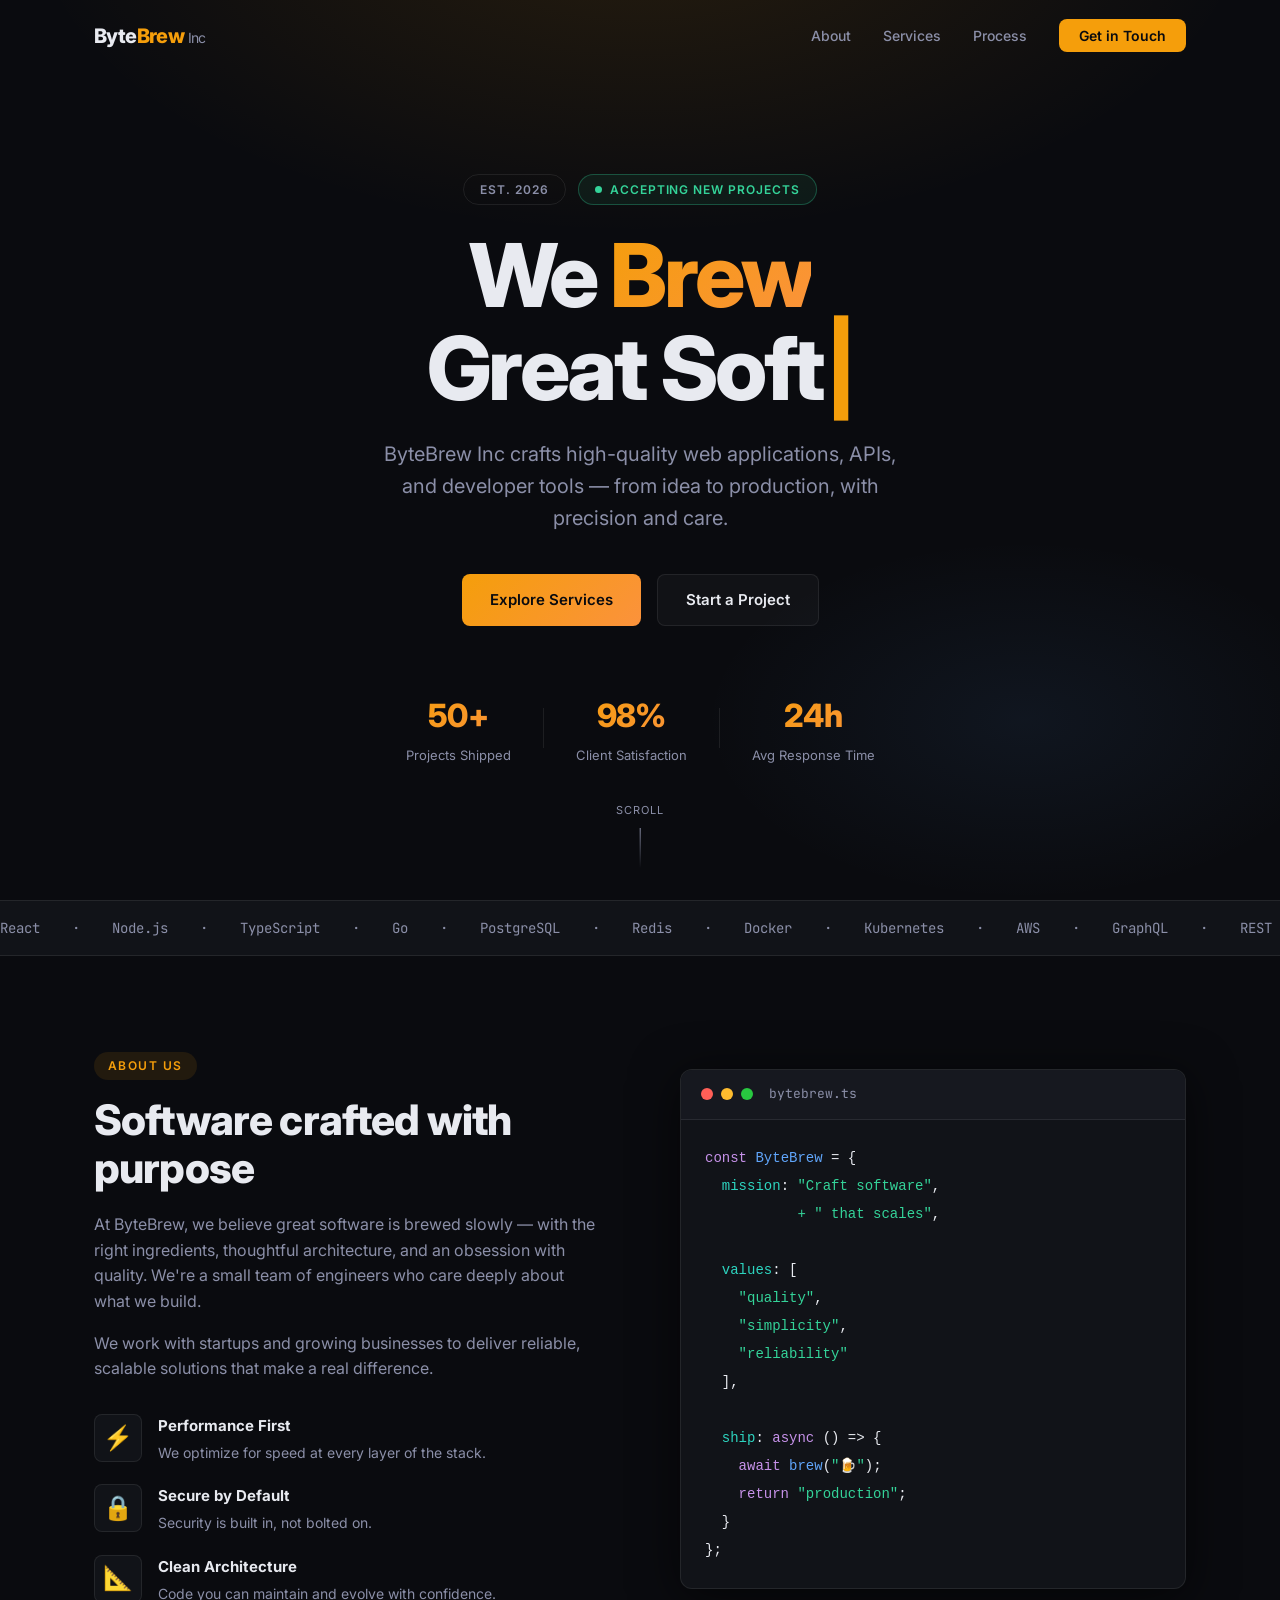
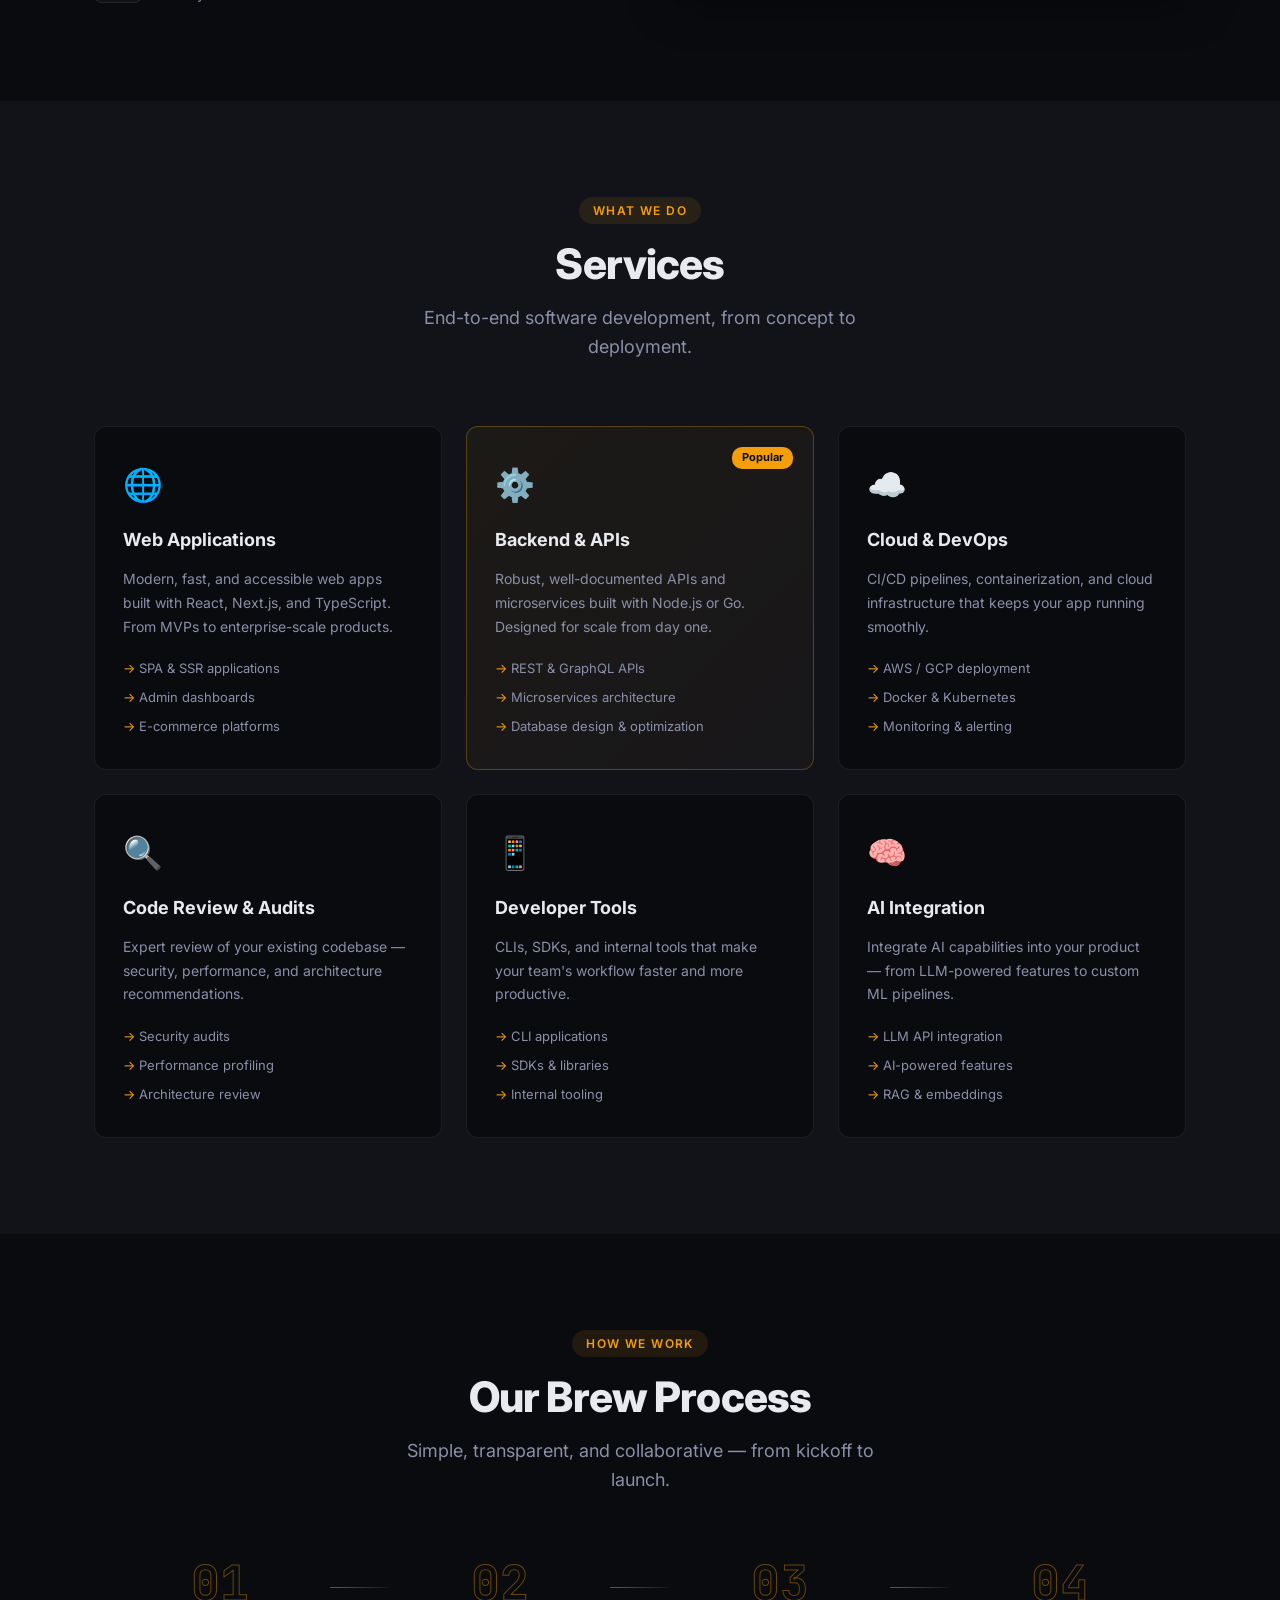
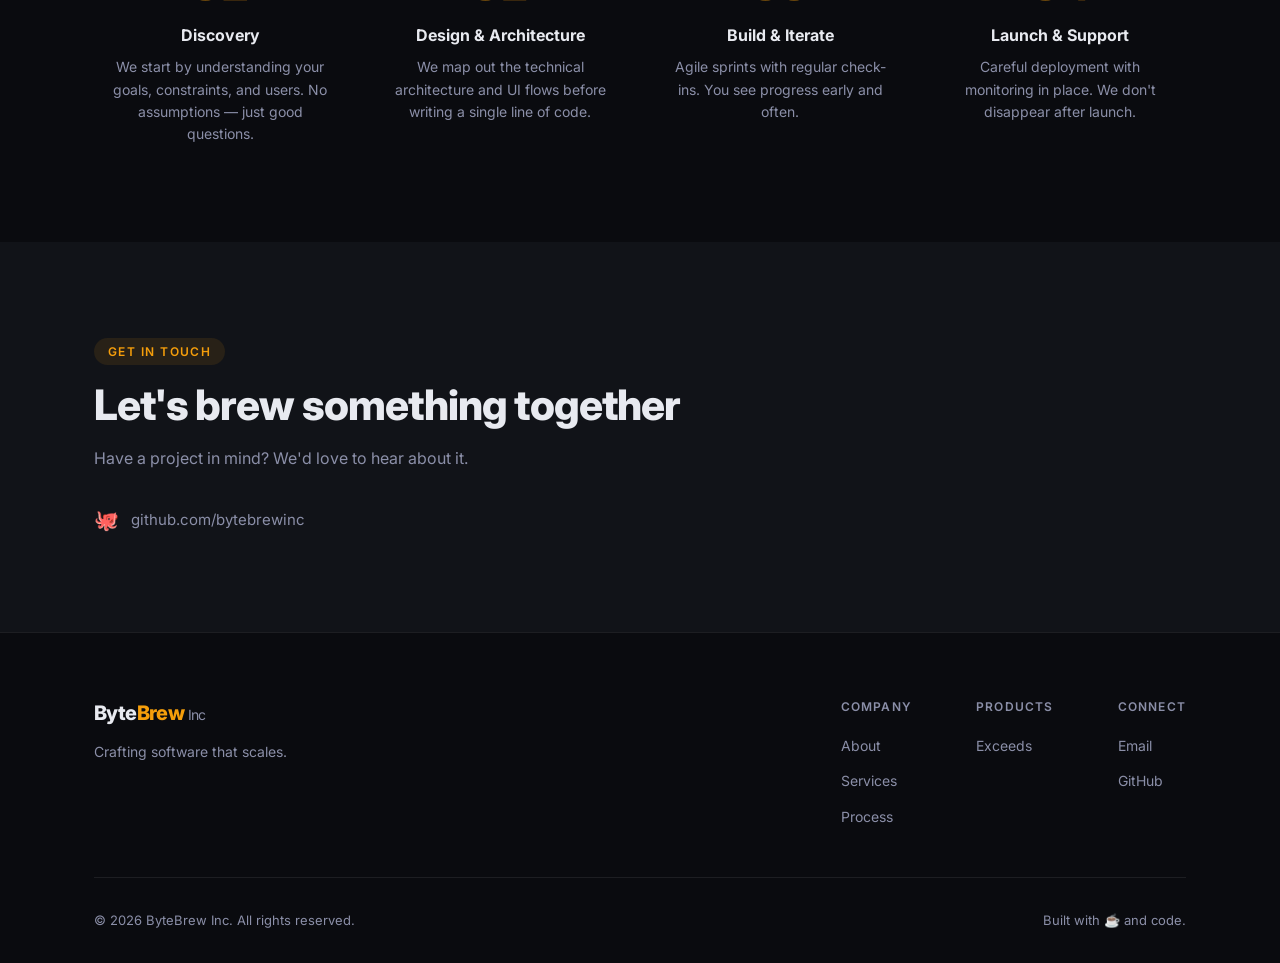
<file: index.html>
<!DOCTYPE html>
<html lang="en">
<head>
  <meta charset="UTF-8" />
  <meta name="viewport" content="width=device-width, initial-scale=1.0" />
  <meta name="description" content="ByteBrew Inc — Crafting software that scales. We build modern web applications, APIs, and developer tools." />
  <title>ByteBrew Inc — Crafting Software That Scales</title>

  <!-- Open Graph / Social sharing -->
  <meta property="og:type" content="website" />
  <meta property="og:url" content="https://bytebrewinc.com/" />
  <meta property="og:title" content="ByteBrew Inc — Crafting Software That Scales" />
  <meta property="og:description" content="We build modern web applications, APIs, and developer tools — from idea to production, with precision and care." />
  <meta property="og:image" content="https://bytebrewinc.com/assets/images/og-image.png" />

  <!-- Twitter Card -->
  <meta name="twitter:card" content="summary_large_image" />
  <meta name="twitter:title" content="ByteBrew Inc — Crafting Software That Scales" />
  <meta name="twitter:description" content="We build modern web applications, APIs, and developer tools." />
  <meta name="twitter:image" content="https://bytebrewinc.com/assets/images/og-image.png" />

  <!-- Canonical URL -->
  <link rel="canonical" href="https://bytebrewinc.com/" />

  <!-- Favicon, manifest, theme -->
  <link rel="icon" type="image/svg+xml" href="assets/images/favicon.svg" />
  <link rel="manifest" href="site.webmanifest" />
  <meta name="theme-color" content="#f59e0b" />

  <link rel="preconnect" href="https://fonts.googleapis.com" />
  <link rel="preconnect" href="https://fonts.gstatic.com" crossorigin />
  <link href="https://fonts.googleapis.com/css2?family=Inter:wght@300;400;500;600;700;800&family=JetBrains+Mono:wght@400;500&display=swap" rel="stylesheet" />
  <link rel="stylesheet" href="assets/css/style.css" />

  <!-- Structured data -->
  <script type="application/ld+json">
  {
    "@context": "https://schema.org",
    "@type": "Organization",
    "name": "ByteBrew Inc",
    "url": "https://bytebrewinc.com",
    "logo": "https://bytebrewinc.com/assets/images/favicon.svg",
"description": "ByteBrew Inc crafts high-quality web applications, APIs, and developer tools — from idea to production.",
    "sameAs": ["https://github.com/osho4591"],
    "serviceType": ["Web Application Development", "API Development", "Cloud DevOps", "AI Integration"]
  }
  </script>
</head>
<body>

  <!-- Skip navigation for accessibility -->
  <a class="skip-link" href="#about">Skip to content</a>

  <!-- Back to top button -->
  <button class="back-to-top" id="backToTop" aria-label="Back to top">↑</button>

  <!-- Navigation -->
  <nav class="nav" id="nav">
    <div class="nav__container">
      <a href="#" class="nav__logo">
        <span class="logo-byte">Byte</span><span class="logo-brew">Brew</span><span class="logo-inc"> Inc</span>
      </a>
      <button class="nav__toggle" id="navToggle" aria-label="Toggle menu">
        <span></span><span></span><span></span>
      </button>
      <ul class="nav__links" id="navLinks">
        <li><a href="#about">About</a></li>
        <li><a href="#services">Services</a></li>
        <li><a href="#process">Process</a></li>
        <li><a href="#contact" class="nav__cta">Get in Touch</a></li>
      </ul>
    </div>
  </nav>

  <!-- Hero -->
  <section class="hero" id="hero">
    <div class="hero__bg"></div>
    <div class="hero__container">
      <div class="hero__badges">
        <div class="hero__badge">Est. 2026</div>
        <div class="hero__badge hero__badge--available">
          <span class="avail-dot"></span> Accepting new projects
        </div>
      </div>
      <h1 class="hero__title">
        We <span class="gradient-text">Brew</span><br />
        <span id="heroTyped" class="hero__typed"></span>
      </h1>
      <p class="hero__subtitle">
        ByteBrew Inc crafts high-quality web applications, APIs, and developer
        tools — from idea to production, with precision and care.
      </p>
      <div class="hero__actions">
        <a href="#services" class="btn btn--primary">Explore Services</a>
        <a href="#contact" class="btn btn--ghost">Start a Project</a>
      </div>
      <div class="hero__stats">
        <div class="stat">
          <span class="stat__value">50+</span>
          <span class="stat__label">Projects Shipped</span>
        </div>
        <div class="stat__divider"></div>
        <div class="stat">
          <span class="stat__value">98%</span>
          <span class="stat__label">Client Satisfaction</span>
        </div>
        <div class="stat__divider"></div>
        <div class="stat">
          <span class="stat__value">24h</span>
          <span class="stat__label">Avg Response Time</span>
        </div>
      </div>
    </div>
    <div class="hero__scroll">
      <span>Scroll</span>
      <div class="scroll-line"></div>
    </div>
  </section>

  <!-- Marquee -->
  <div class="marquee">
    <div class="marquee__track">
      <span>React</span><span>·</span>
      <span>Node.js</span><span>·</span>
      <span>TypeScript</span><span>·</span>
      <span>Go</span><span>·</span>
      <span>PostgreSQL</span><span>·</span>
      <span>Redis</span><span>·</span>
      <span>Docker</span><span>·</span>
      <span>Kubernetes</span><span>·</span>
      <span>AWS</span><span>·</span>
      <span>GraphQL</span><span>·</span>
      <span>REST APIs</span><span>·</span>
      <span>Next.js</span><span>·</span>
      <span>React</span><span>·</span>
      <span>Node.js</span><span>·</span>
      <span>TypeScript</span><span>·</span>
      <span>Go</span><span>·</span>
      <span>PostgreSQL</span><span>·</span>
      <span>Redis</span><span>·</span>
      <span>Docker</span><span>·</span>
      <span>Kubernetes</span><span>·</span>
      <span>AWS</span><span>·</span>
      <span>GraphQL</span><span>·</span>
      <span>REST APIs</span><span>·</span>
      <span>Next.js</span><span>·</span>
    </div>
  </div>

  <!-- About -->
  <section class="about section" id="about">
    <div class="container">
      <div class="about__grid">
        <div class="about__content">
          <div class="section-tag">About Us</div>
          <h2 class="section-title">Software crafted with purpose</h2>
          <p class="about__text">
            At ByteBrew, we believe great software is brewed slowly — with the right
            ingredients, thoughtful architecture, and an obsession with quality. We're
            a small team of engineers who care deeply about what we build.
          </p>
          <p class="about__text">
            We work with startups and growing businesses to deliver reliable, scalable
            solutions that make a real difference.
          </p>
          <div class="about__values">
            <div class="value">
              <div class="value__icon">⚡</div>
              <div>
                <strong>Performance First</strong>
                <p>We optimize for speed at every layer of the stack.</p>
              </div>
            </div>
            <div class="value">
              <div class="value__icon">🔒</div>
              <div>
                <strong>Secure by Default</strong>
                <p>Security is built in, not bolted on.</p>
              </div>
            </div>
            <div class="value">
              <div class="value__icon">📐</div>
              <div>
                <strong>Clean Architecture</strong>
                <p>Code you can maintain and evolve with confidence.</p>
              </div>
            </div>
          </div>
        </div>
        <div class="about__visual">
          <div class="code-card">
            <div class="code-card__header">
              <span class="dot dot--red"></span>
              <span class="dot dot--yellow"></span>
              <span class="dot dot--green"></span>
              <span class="code-card__title">bytebrew.ts</span>
            </div>
            <pre class="code-card__body"><code><span class="c-purple">const</span> <span class="c-blue">ByteBrew</span> <span class="c-white">= {</span>
  <span class="c-teal">mission</span><span class="c-white">:</span> <span class="c-green">"Craft software"</span><span class="c-white">,</span>
         <span class="c-green">  + " that scales"</span><span class="c-white">,</span>

  <span class="c-teal">values</span><span class="c-white">: [</span>
    <span class="c-green">"quality"</span><span class="c-white">,</span>
    <span class="c-green">"simplicity"</span><span class="c-white">,</span>
    <span class="c-green">"reliability"</span>
  <span class="c-white">],</span>

  <span class="c-teal">ship</span><span class="c-white">:</span> <span class="c-purple">async</span> <span class="c-white">() =&gt; {</span>
    <span class="c-purple">await</span> <span class="c-blue">brew</span><span class="c-white">(</span><span class="c-green">"🍺"</span><span class="c-white">);</span>
    <span class="c-purple">return</span> <span class="c-green">"production"</span><span class="c-white">;</span>
  <span class="c-white">}</span>
<span class="c-white">};</span></code></pre>
          </div>
        </div>
      </div>
    </div>
  </section>

  <!-- Services -->
  <section class="services section" id="services">
    <div class="container">
      <div class="section-header">
        <div class="section-tag">What We Do</div>
        <h2 class="section-title">Services</h2>
        <p class="section-subtitle">End-to-end software development, from concept to deployment.</p>
      </div>
      <div class="services__grid">
        <div class="service-card">
          <div class="service-card__icon">🌐</div>
          <h3>Web Applications</h3>
          <p>Modern, fast, and accessible web apps built with React, Next.js, and TypeScript. From MVPs to enterprise-scale products.</p>
          <ul class="service-card__list">
            <li>SPA &amp; SSR applications</li>
            <li>Admin dashboards</li>
            <li>E-commerce platforms</li>
          </ul>
        </div>
        <div class="service-card service-card--featured">
          <div class="service-card__badge">Popular</div>
          <div class="service-card__icon">⚙️</div>
          <h3>Backend &amp; APIs</h3>
          <p>Robust, well-documented APIs and microservices built with Node.js or Go. Designed for scale from day one.</p>
          <ul class="service-card__list">
            <li>REST &amp; GraphQL APIs</li>
            <li>Microservices architecture</li>
            <li>Database design &amp; optimization</li>
          </ul>
        </div>
        <div class="service-card">
          <div class="service-card__icon">☁️</div>
          <h3>Cloud &amp; DevOps</h3>
          <p>CI/CD pipelines, containerization, and cloud infrastructure that keeps your app running smoothly.</p>
          <ul class="service-card__list">
            <li>AWS / GCP deployment</li>
            <li>Docker &amp; Kubernetes</li>
            <li>Monitoring &amp; alerting</li>
          </ul>
        </div>
        <div class="service-card">
          <div class="service-card__icon">🔍</div>
          <h3>Code Review &amp; Audits</h3>
          <p>Expert review of your existing codebase — security, performance, and architecture recommendations.</p>
          <ul class="service-card__list">
            <li>Security audits</li>
            <li>Performance profiling</li>
            <li>Architecture review</li>
          </ul>
        </div>
        <div class="service-card">
          <div class="service-card__icon">📱</div>
          <h3>Developer Tools</h3>
          <p>CLIs, SDKs, and internal tools that make your team's workflow faster and more productive.</p>
          <ul class="service-card__list">
            <li>CLI applications</li>
            <li>SDKs &amp; libraries</li>
            <li>Internal tooling</li>
          </ul>
        </div>
        <div class="service-card">
          <div class="service-card__icon">🧠</div>
          <h3>AI Integration</h3>
          <p>Integrate AI capabilities into your product — from LLM-powered features to custom ML pipelines.</p>
          <ul class="service-card__list">
            <li>LLM API integration</li>
            <li>AI-powered features</li>
            <li>RAG &amp; embeddings</li>
          </ul>
        </div>
      </div>
    </div>
  </section>

  <!-- Process -->
  <section class="process section" id="process">
    <div class="container">
      <div class="section-header">
        <div class="section-tag">How We Work</div>
        <h2 class="section-title">Our Brew Process</h2>
        <p class="section-subtitle">Simple, transparent, and collaborative — from kickoff to launch.</p>
      </div>
      <div class="process__steps">
        <div class="process__step">
          <div class="step__number">01</div>
          <div class="step__content">
            <h3>Discovery</h3>
            <p>We start by understanding your goals, constraints, and users. No assumptions — just good questions.</p>
          </div>
        </div>
        <div class="process__connector"></div>
        <div class="process__step">
          <div class="step__number">02</div>
          <div class="step__content">
            <h3>Design &amp; Architecture</h3>
            <p>We map out the technical architecture and UI flows before writing a single line of code.</p>
          </div>
        </div>
        <div class="process__connector"></div>
        <div class="process__step">
          <div class="step__number">03</div>
          <div class="step__content">
            <h3>Build &amp; Iterate</h3>
            <p>Agile sprints with regular check-ins. You see progress early and often.</p>
          </div>
        </div>
        <div class="process__connector"></div>
        <div class="process__step">
          <div class="step__number">04</div>
          <div class="step__content">
            <h3>Launch &amp; Support</h3>
            <p>Careful deployment with monitoring in place. We don't disappear after launch.</p>
          </div>
        </div>
      </div>
    </div>
  </section>

  <!-- Contact -->
  <section class="contact section" id="contact">
    <div class="container">
      <div class="contact__content">
          <div class="section-tag">Get In Touch</div>
          <h2 class="section-title">Let's brew something together</h2>
          <p>Have a project in mind? We'd love to hear about it.</p>
          <div class="contact__links">
            <a href="https://github.com/bytebrewinc" class="contact__link" target="_blank" rel="noopener">
              <span class="contact__link-icon">🐙</span>
              github.com/bytebrewinc
            </a>
          </div>
        </div>
    </div>
  </section>

  <!-- Footer -->
  <footer class="footer">
    <div class="container">
      <div class="footer__top">
        <div class="footer__brand">
          <a href="#" class="nav__logo">
            <span class="logo-byte">Byte</span><span class="logo-brew">Brew</span><span class="logo-inc"> Inc</span>
          </a>
          <p>Crafting software that scales.</p>
        </div>
        <div class="footer__links">
          <div class="footer__col">
            <h4>Company</h4>
            <ul>
              <li><a href="#about">About</a></li>
              <li><a href="#services">Services</a></li>
              <li><a href="#process">Process</a></li>
            </ul>
          </div>
          <div class="footer__col">
            <h4>Products</h4>
            <ul>
              <li><a href="https://getexceeds.com" target="_blank" rel="noopener">Exceeds</a></li>
            </ul>
          </div>
          <div class="footer__col">
            <h4>Connect</h4>
            <ul>
              <li><a href="mailto:hello@bytebrewinc.com">Email</a></li>
              <li><a href="https://github.com/bytebrewinc" target="_blank" rel="noopener">GitHub</a></li>
            </ul>
          </div>
        </div>
      </div>
      <div class="footer__bottom">
        <p>© <span id="year">2026</span> ByteBrew Inc. All rights reserved.</p>
        <p>Built with ☕ and code.</p>
      </div>
    </div>
  </footer>

  <script src="assets/js/main.js"></script>
</body>
</html>
</file>
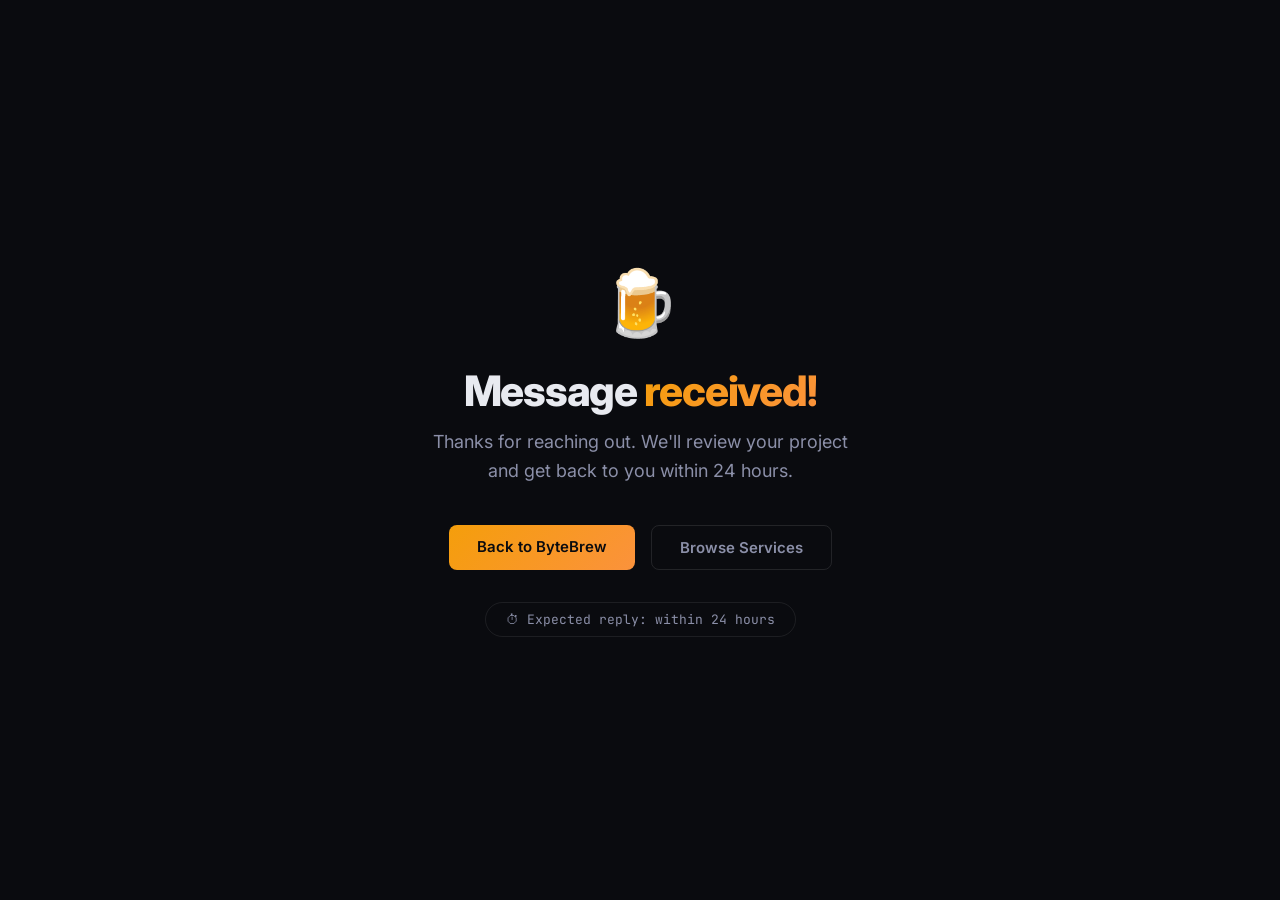
<file: thank-you.html>
<!DOCTYPE html>
<html lang="en">
<head>
  <meta charset="UTF-8" />
  <meta name="viewport" content="width=device-width, initial-scale=1.0" />
  <meta name="robots" content="noindex" />
  <title>Thanks! — ByteBrew Inc</title>
  <meta name="theme-color" content="#f59e0b" />
  <link rel="icon" type="image/svg+xml" href="assets/images/favicon.svg" />
  <link rel="manifest" href="site.webmanifest" />
  <link href="https://fonts.googleapis.com/css2?family=Inter:wght@400;700;800&family=JetBrains+Mono:wght@400&display=swap" rel="stylesheet" />
  <style>
    *, *::before, *::after { box-sizing: border-box; margin: 0; padding: 0; }
    body {
      background: #0a0b0f;
      color: #e8eaf0;
      font-family: 'Inter', sans-serif;
      min-height: 100vh;
      display: flex;
      flex-direction: column;
      align-items: center;
      justify-content: center;
      text-align: center;
      padding: 24px;
    }
    .icon {
      font-size: 64px;
      margin-bottom: 24px;
      animation: pop 0.4s cubic-bezier(0.34, 1.56, 0.64, 1) both;
    }
    @keyframes pop {
      from { transform: scale(0.5); opacity: 0; }
      to   { transform: scale(1);   opacity: 1; }
    }
    h1 {
      font-size: clamp(28px, 5vw, 42px);
      font-weight: 800;
      letter-spacing: -0.03em;
      margin-bottom: 12px;
    }
    .accent {
      background: linear-gradient(135deg, #f59e0b, #fb923c);
      -webkit-background-clip: text;
      -webkit-text-fill-color: transparent;
      background-clip: text;
    }
    p {
      color: #8b8fa8;
      font-size: 18px;
      max-width: 420px;
      line-height: 1.6;
      margin-bottom: 40px;
    }
    .actions { display: flex; gap: 16px; flex-wrap: wrap; justify-content: center; }
    a {
      display: inline-block;
      padding: 12px 28px;
      border-radius: 8px;
      font-weight: 600;
      font-size: 15px;
      text-decoration: none;
      transition: all 0.2s;
    }
    .btn-primary {
      background: linear-gradient(135deg, #f59e0b, #fb923c);
      color: #0a0b0f;
    }
    .btn-primary:hover { opacity: 0.9; transform: translateY(-2px); }
    .btn-ghost {
      border: 1px solid rgba(255,255,255,0.1);
      color: #8b8fa8;
    }
    .btn-ghost:hover { color: #e8eaf0; border-color: rgba(255,255,255,0.2); }
    .eta {
      font-family: 'JetBrains Mono', monospace;
      font-size: 13px;
      color: #8b8fa8;
      margin-top: 32px;
      border: 1px solid rgba(255,255,255,0.08);
      padding: 8px 20px;
      border-radius: 20px;
    }
  </style>
</head>
<body>
  <div class="icon">🍺</div>
  <h1>Message <span class="accent">received!</span></h1>
  <p>Thanks for reaching out. We'll review your project and get back to you within 24 hours.</p>
  <div class="actions">
    <a href="/" class="btn-primary">Back to ByteBrew</a>
    <a href="/#services" class="btn-ghost">Browse Services</a>
  </div>
  <div class="eta">⏱ Expected reply: within 24 hours</div>
</body>
</html>
</file>
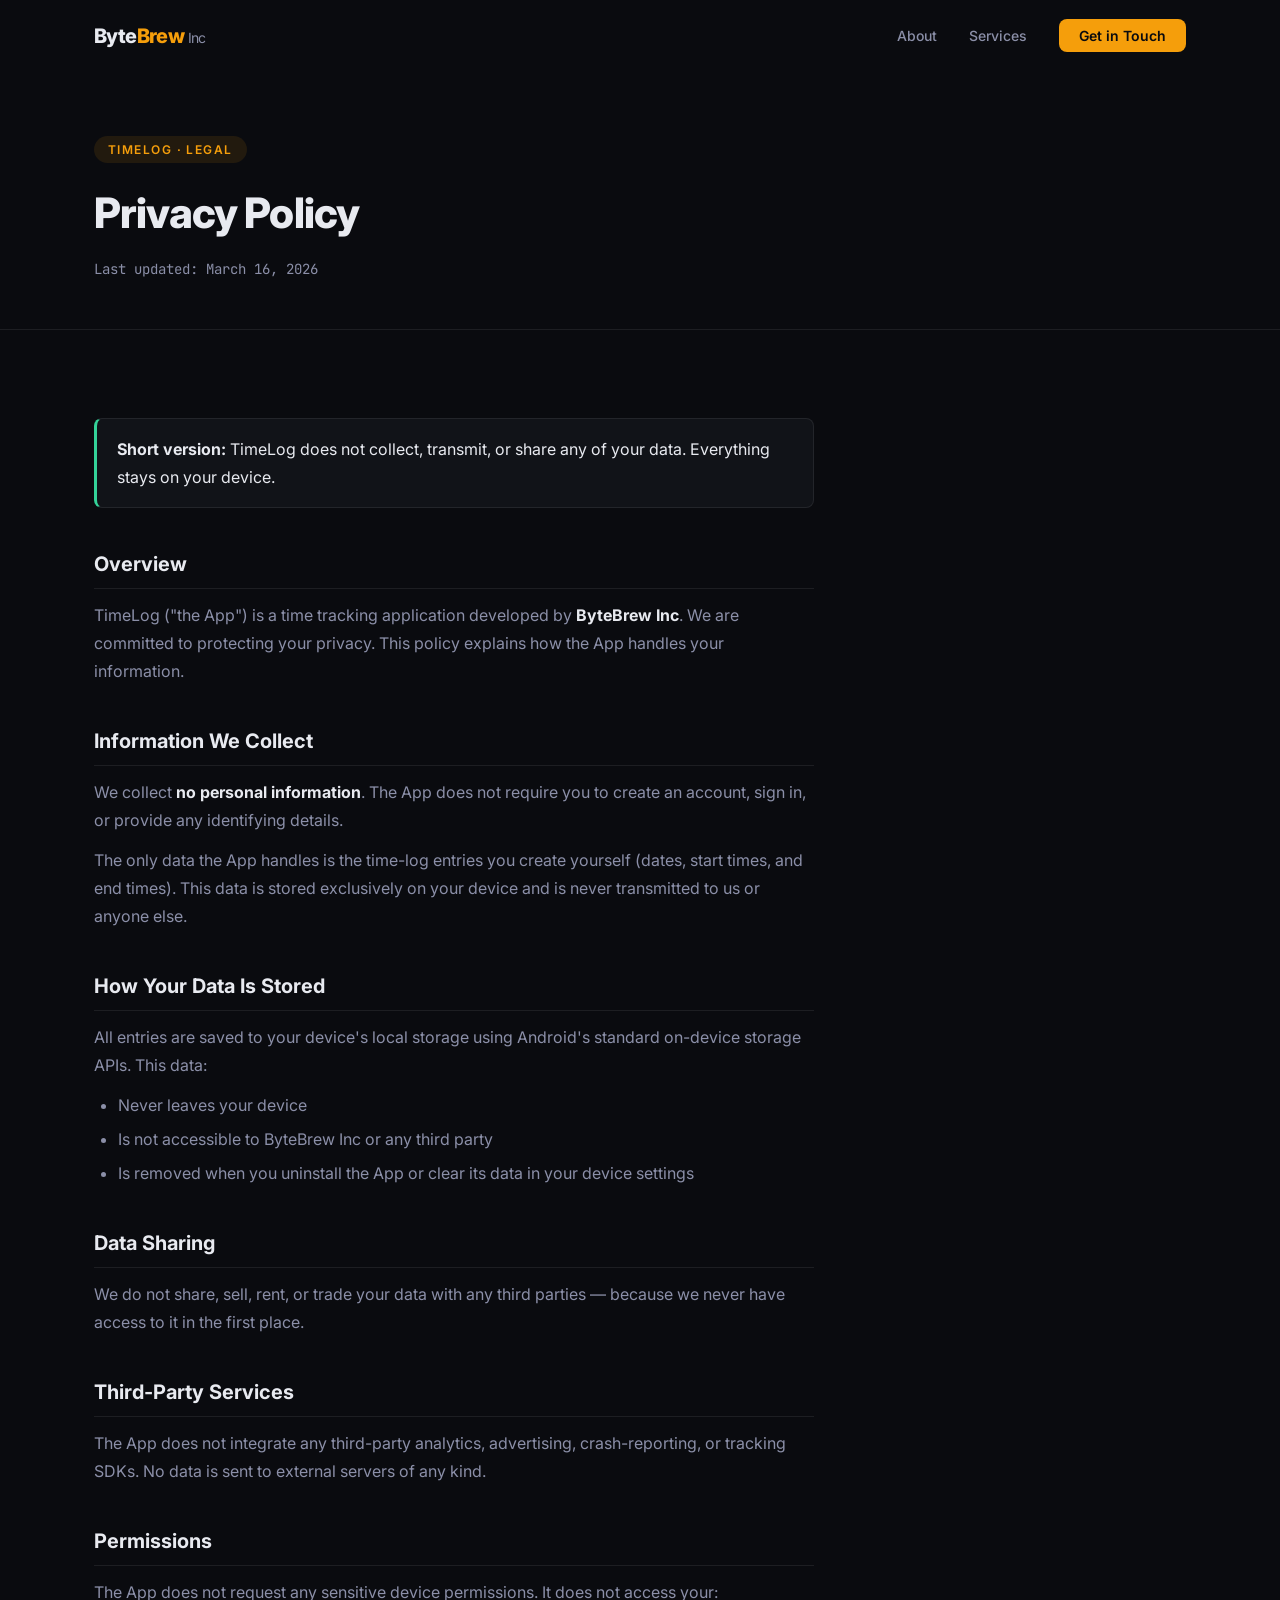
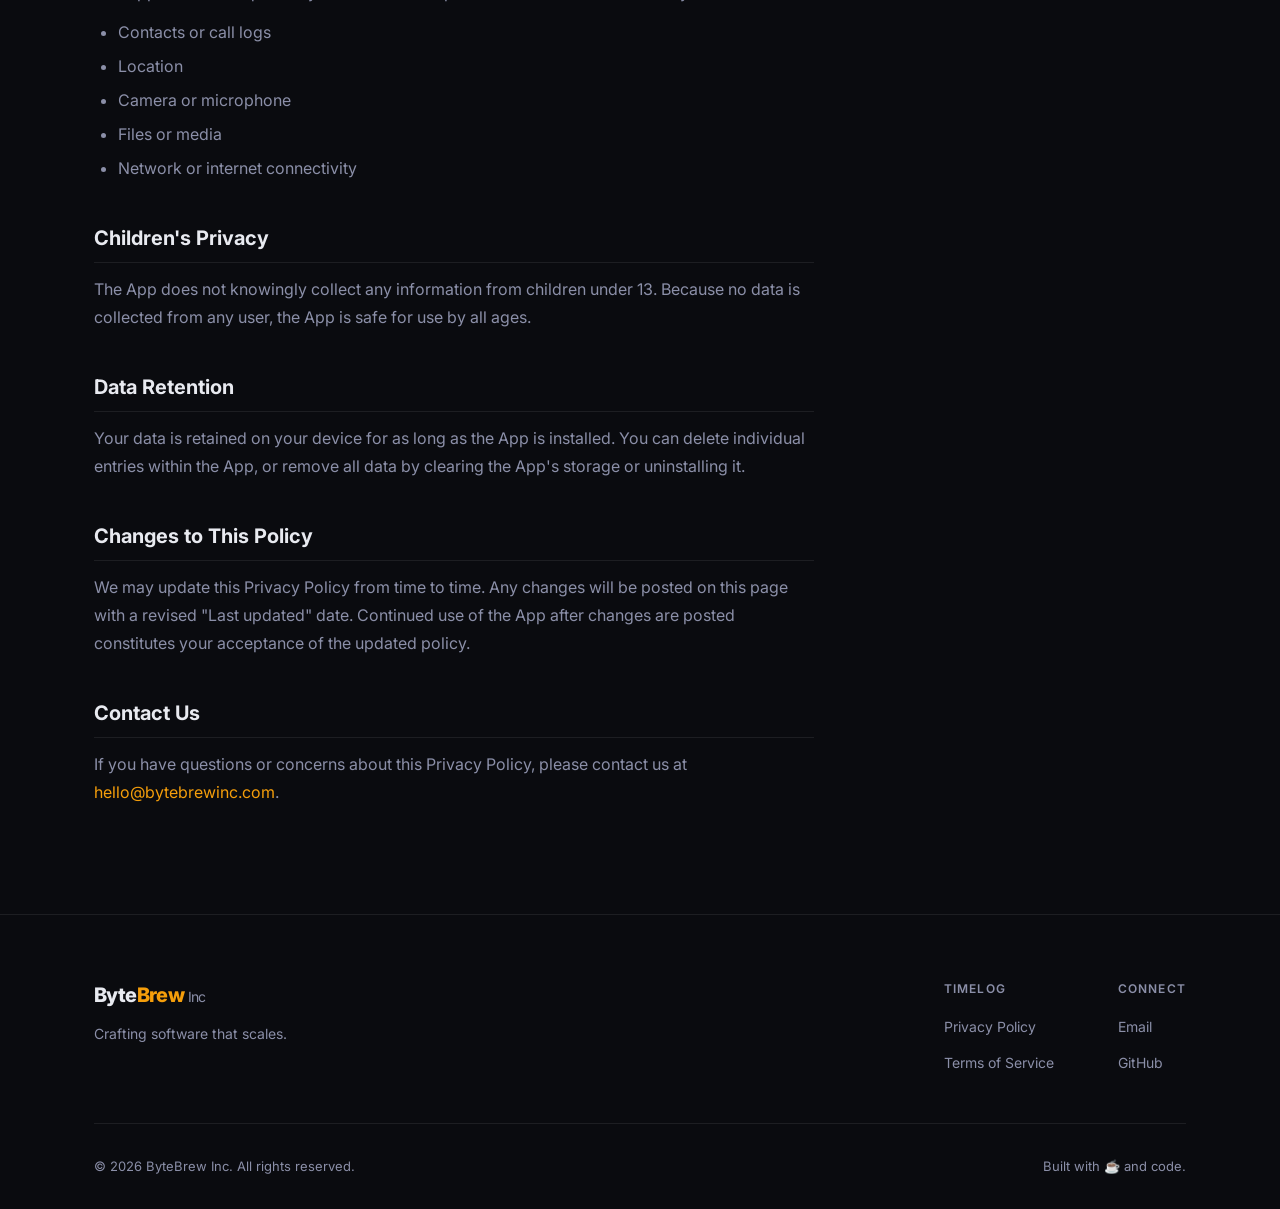
<file: apps/timelog/privacy.html>
<!DOCTYPE html>
<html lang="en">
<head>
  <meta charset="UTF-8" />
  <meta name="viewport" content="width=device-width, initial-scale=1.0" />
  <meta name="description" content="TimeLog Privacy Policy — ByteBrew Inc" />
  <title>TimeLog — Privacy Policy | ByteBrew Inc</title>

  <link rel="canonical" href="https://bytebrewinc.com/apps/timelog/privacy.html" />
  <link rel="icon" type="image/svg+xml" href="../../assets/images/favicon.svg" />
  <meta name="theme-color" content="#f59e0b" />

  <link rel="preconnect" href="https://fonts.googleapis.com" />
  <link rel="preconnect" href="https://fonts.gstatic.com" crossorigin />
  <link href="https://fonts.googleapis.com/css2?family=Inter:wght@300;400;500;600;700;800&family=JetBrains+Mono:wght@400;500&display=swap" rel="stylesheet" />
  <link rel="stylesheet" href="../../assets/css/style.css" />

  <style>
    .policy-hero {
      padding: calc(var(--nav-h) + 64px) 0 48px;
      border-bottom: 1px solid var(--border);
    }
    .policy-hero .section-tag { margin-bottom: 16px; }
    .policy-hero h1 {
      font-size: clamp(28px, 4vw, 42px);
      font-weight: 800;
      letter-spacing: -0.02em;
      margin-bottom: 12px;
    }
    .policy-meta {
      color: var(--text-muted);
      font-size: 14px;
      font-family: var(--mono);
    }

    .policy-body {
      padding: 64px 0 96px;
    }
    .policy-content {
      max-width: 720px;
    }
    .policy-content h2 {
      font-size: 20px;
      font-weight: 700;
      color: var(--text);
      margin: 40px 0 12px;
      padding-bottom: 8px;
      border-bottom: 1px solid var(--border);
    }
    .policy-content h2:first-child { margin-top: 0; }
    .policy-content p {
      color: var(--text-muted);
      margin-bottom: 12px;
      line-height: 1.75;
    }
    .policy-content strong { color: var(--text); }
    .policy-content a { color: var(--accent); }
    .policy-content a:hover { text-decoration: underline; }
    .policy-content ul {
      list-style: disc;
      padding-left: 24px;
      margin-bottom: 12px;
    }
    .policy-content ul li {
      color: var(--text-muted);
      margin-bottom: 6px;
      line-height: 1.75;
    }
    .callout {
      background: var(--bg-card);
      border: 1px solid var(--border);
      border-left: 3px solid var(--green);
      border-radius: var(--radius-sm);
      padding: 16px 20px;
      margin: 24px 0;
    }
    .callout p { margin: 0; color: var(--text); }
  </style>
</head>
<body>

  <a class="skip-link" href="#policy">Skip to content</a>

  <nav class="nav" id="nav">
    <div class="nav__container">
      <a href="https://bytebrewinc.com/" class="nav__logo">
        <span class="logo-byte">Byte</span><span class="logo-brew">Brew</span><span class="logo-inc"> Inc</span>
      </a>
      <ul class="nav__links">
        <li><a href="https://bytebrewinc.com/#about">About</a></li>
        <li><a href="https://bytebrewinc.com/#services">Services</a></li>
        <li><a href="https://bytebrewinc.com/#contact" class="nav__cta">Get in Touch</a></li>
      </ul>
    </div>
  </nav>

  <section class="policy-hero" id="policy">
    <div class="container">
      <div class="section-tag">TimeLog · Legal</div>
      <h1>Privacy Policy</h1>
      <p class="policy-meta">Last updated: March 16, 2026</p>
    </div>
  </section>

  <section class="policy-body">
    <div class="container">
      <div class="policy-content">

        <div class="callout">
          <p><strong>Short version:</strong> TimeLog does not collect, transmit, or share any of your data. Everything stays on your device.</p>
        </div>

        <h2>Overview</h2>
        <p>TimeLog ("the App") is a time tracking application developed by <strong>ByteBrew Inc</strong>. We are committed to protecting your privacy. This policy explains how the App handles your information.</p>

        <h2>Information We Collect</h2>
        <p>We collect <strong>no personal information</strong>. The App does not require you to create an account, sign in, or provide any identifying details.</p>
        <p>The only data the App handles is the time-log entries you create yourself (dates, start times, and end times). This data is stored exclusively on your device and is never transmitted to us or anyone else.</p>

        <h2>How Your Data Is Stored</h2>
        <p>All entries are saved to your device's local storage using Android's standard on-device storage APIs. This data:</p>
        <ul>
          <li>Never leaves your device</li>
          <li>Is not accessible to ByteBrew Inc or any third party</li>
          <li>Is removed when you uninstall the App or clear its data in your device settings</li>
        </ul>

        <h2>Data Sharing</h2>
        <p>We do not share, sell, rent, or trade your data with any third parties — because we never have access to it in the first place.</p>

        <h2>Third-Party Services</h2>
        <p>The App does not integrate any third-party analytics, advertising, crash-reporting, or tracking SDKs. No data is sent to external servers of any kind.</p>

        <h2>Permissions</h2>
        <p>The App does not request any sensitive device permissions. It does not access your:</p>
        <ul>
          <li>Contacts or call logs</li>
          <li>Location</li>
          <li>Camera or microphone</li>
          <li>Files or media</li>
          <li>Network or internet connectivity</li>
        </ul>

        <h2>Children's Privacy</h2>
        <p>The App does not knowingly collect any information from children under 13. Because no data is collected from any user, the App is safe for use by all ages.</p>

        <h2>Data Retention</h2>
        <p>Your data is retained on your device for as long as the App is installed. You can delete individual entries within the App, or remove all data by clearing the App's storage or uninstalling it.</p>

        <h2>Changes to This Policy</h2>
        <p>We may update this Privacy Policy from time to time. Any changes will be posted on this page with a revised "Last updated" date. Continued use of the App after changes are posted constitutes your acceptance of the updated policy.</p>

        <h2>Contact Us</h2>
        <p>If you have questions or concerns about this Privacy Policy, please contact us at <a href="mailto:hello@bytebrewinc.com">hello@bytebrewinc.com</a>.</p>

      </div>
    </div>
  </section>

  <footer class="footer">
    <div class="container">
      <div class="footer__top">
        <div class="footer__brand">
          <a href="https://bytebrewinc.com/" class="nav__logo">
            <span class="logo-byte">Byte</span><span class="logo-brew">Brew</span><span class="logo-inc"> Inc</span>
          </a>
          <p>Crafting software that scales.</p>
        </div>
        <div class="footer__links">
          <div class="footer__col">
            <h4>TimeLog</h4>
            <ul>
              <li><a href="privacy.html">Privacy Policy</a></li>
              <li><a href="terms.html">Terms of Service</a></li>
            </ul>
          </div>
          <div class="footer__col">
            <h4>Connect</h4>
            <ul>
              <li><a href="mailto:hello@bytebrewinc.com">Email</a></li>
              <li><a href="https://github.com/bytebrewinc" target="_blank" rel="noopener">GitHub</a></li>
            </ul>
          </div>
        </div>
      </div>
      <div class="footer__bottom">
        <p>© <span id="year"></span> ByteBrew Inc. All rights reserved.</p>
        <p>Built with ☕ and code.</p>
      </div>
    </div>
  </footer>

  <script>document.getElementById('year').textContent = new Date().getFullYear();</script>
  <script src="../../assets/js/main.js"></script>

</body>
</html>
</file>
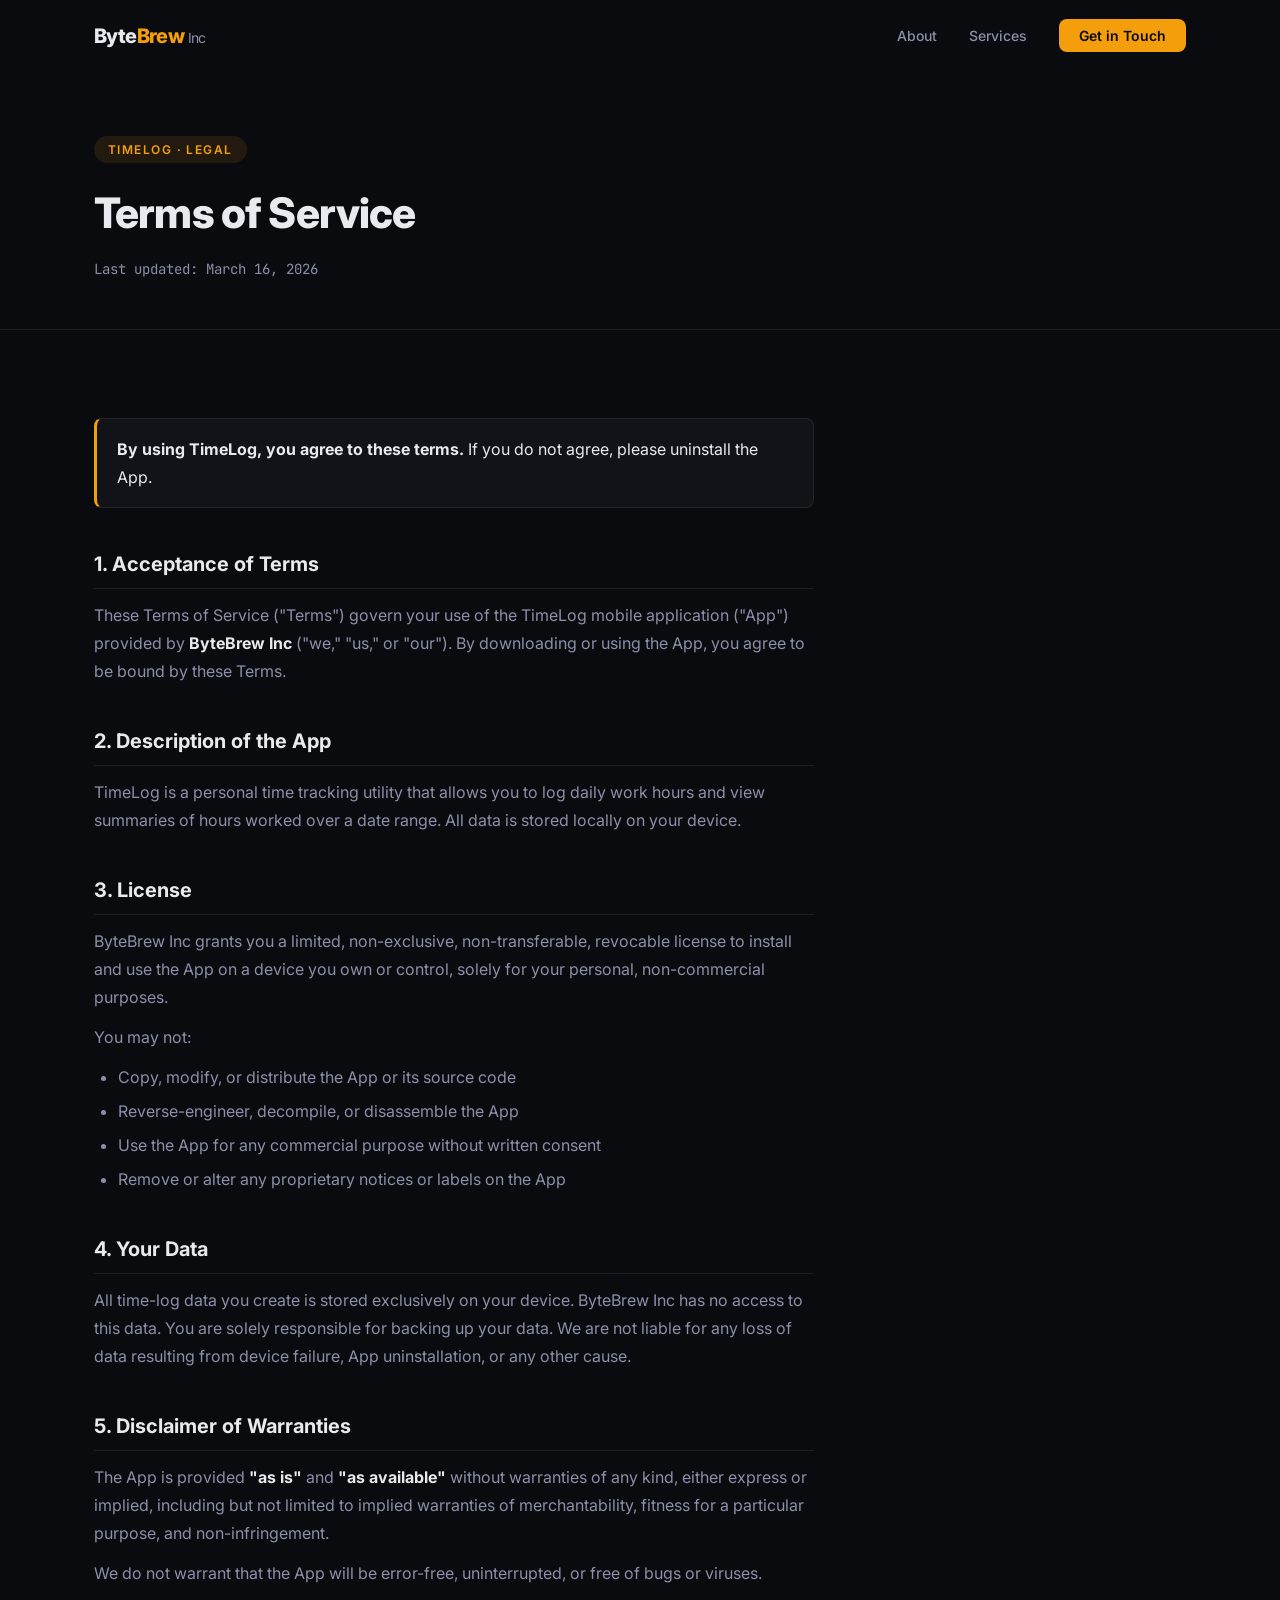
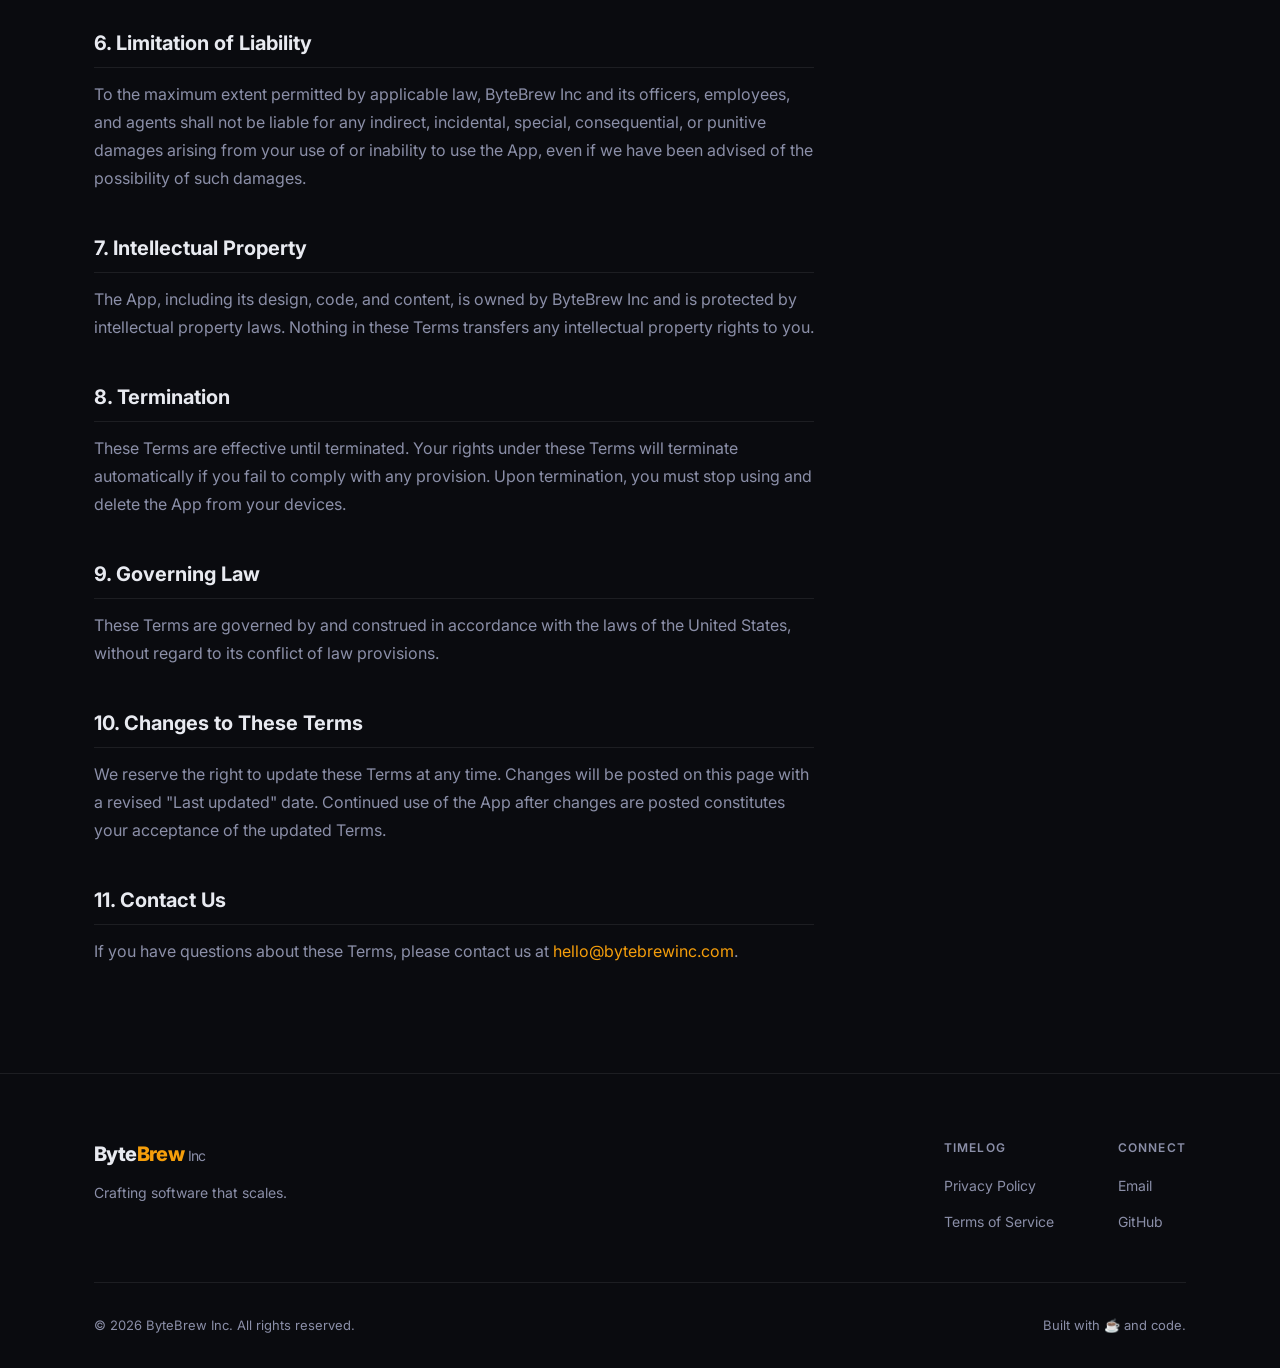
<file: apps/timelog/terms.html>
<!DOCTYPE html>
<html lang="en">
<head>
  <meta charset="UTF-8" />
  <meta name="viewport" content="width=device-width, initial-scale=1.0" />
  <meta name="description" content="TimeLog Terms of Service — ByteBrew Inc" />
  <title>TimeLog — Terms of Service | ByteBrew Inc</title>

  <link rel="canonical" href="https://bytebrewinc.com/apps/timelog/terms.html" />
  <link rel="icon" type="image/svg+xml" href="../../assets/images/favicon.svg" />
  <meta name="theme-color" content="#f59e0b" />

  <link rel="preconnect" href="https://fonts.googleapis.com" />
  <link rel="preconnect" href="https://fonts.gstatic.com" crossorigin />
  <link href="https://fonts.googleapis.com/css2?family=Inter:wght@300;400;500;600;700;800&family=JetBrains+Mono:wght@400;500&display=swap" rel="stylesheet" />
  <link rel="stylesheet" href="../../assets/css/style.css" />

  <style>
    .policy-hero {
      padding: calc(var(--nav-h) + 64px) 0 48px;
      border-bottom: 1px solid var(--border);
    }
    .policy-hero .section-tag { margin-bottom: 16px; }
    .policy-hero h1 {
      font-size: clamp(28px, 4vw, 42px);
      font-weight: 800;
      letter-spacing: -0.02em;
      margin-bottom: 12px;
    }
    .policy-meta {
      color: var(--text-muted);
      font-size: 14px;
      font-family: var(--mono);
    }

    .policy-body {
      padding: 64px 0 96px;
    }
    .policy-content {
      max-width: 720px;
    }
    .policy-content h2 {
      font-size: 20px;
      font-weight: 700;
      color: var(--text);
      margin: 40px 0 12px;
      padding-bottom: 8px;
      border-bottom: 1px solid var(--border);
    }
    .policy-content h2:first-child { margin-top: 0; }
    .policy-content p {
      color: var(--text-muted);
      margin-bottom: 12px;
      line-height: 1.75;
    }
    .policy-content strong { color: var(--text); }
    .policy-content a { color: var(--accent); }
    .policy-content a:hover { text-decoration: underline; }
    .policy-content ul {
      list-style: disc;
      padding-left: 24px;
      margin-bottom: 12px;
    }
    .policy-content ul li {
      color: var(--text-muted);
      margin-bottom: 6px;
      line-height: 1.75;
    }
    .callout {
      background: var(--bg-card);
      border: 1px solid var(--border);
      border-left: 3px solid var(--accent);
      border-radius: var(--radius-sm);
      padding: 16px 20px;
      margin: 24px 0;
    }
    .callout p { margin: 0; color: var(--text); }
  </style>
</head>
<body>

  <a class="skip-link" href="#terms">Skip to content</a>

  <nav class="nav" id="nav">
    <div class="nav__container">
      <a href="https://bytebrewinc.com/" class="nav__logo">
        <span class="logo-byte">Byte</span><span class="logo-brew">Brew</span><span class="logo-inc"> Inc</span>
      </a>
      <ul class="nav__links">
        <li><a href="https://bytebrewinc.com/#about">About</a></li>
        <li><a href="https://bytebrewinc.com/#services">Services</a></li>
        <li><a href="https://bytebrewinc.com/#contact" class="nav__cta">Get in Touch</a></li>
      </ul>
    </div>
  </nav>

  <section class="policy-hero" id="terms">
    <div class="container">
      <div class="section-tag">TimeLog · Legal</div>
      <h1>Terms of Service</h1>
      <p class="policy-meta">Last updated: March 16, 2026</p>
    </div>
  </section>

  <section class="policy-body">
    <div class="container">
      <div class="policy-content">

        <div class="callout">
          <p><strong>By using TimeLog, you agree to these terms.</strong> If you do not agree, please uninstall the App.</p>
        </div>

        <h2>1. Acceptance of Terms</h2>
        <p>These Terms of Service ("Terms") govern your use of the TimeLog mobile application ("App") provided by <strong>ByteBrew Inc</strong> ("we," "us," or "our"). By downloading or using the App, you agree to be bound by these Terms.</p>

        <h2>2. Description of the App</h2>
        <p>TimeLog is a personal time tracking utility that allows you to log daily work hours and view summaries of hours worked over a date range. All data is stored locally on your device.</p>

        <h2>3. License</h2>
        <p>ByteBrew Inc grants you a limited, non-exclusive, non-transferable, revocable license to install and use the App on a device you own or control, solely for your personal, non-commercial purposes.</p>
        <p>You may not:</p>
        <ul>
          <li>Copy, modify, or distribute the App or its source code</li>
          <li>Reverse-engineer, decompile, or disassemble the App</li>
          <li>Use the App for any commercial purpose without written consent</li>
          <li>Remove or alter any proprietary notices or labels on the App</li>
        </ul>

        <h2>4. Your Data</h2>
        <p>All time-log data you create is stored exclusively on your device. ByteBrew Inc has no access to this data. You are solely responsible for backing up your data. We are not liable for any loss of data resulting from device failure, App uninstallation, or any other cause.</p>

        <h2>5. Disclaimer of Warranties</h2>
        <p>The App is provided <strong>"as is"</strong> and <strong>"as available"</strong> without warranties of any kind, either express or implied, including but not limited to implied warranties of merchantability, fitness for a particular purpose, and non-infringement.</p>
        <p>We do not warrant that the App will be error-free, uninterrupted, or free of bugs or viruses.</p>

        <h2>6. Limitation of Liability</h2>
        <p>To the maximum extent permitted by applicable law, ByteBrew Inc and its officers, employees, and agents shall not be liable for any indirect, incidental, special, consequential, or punitive damages arising from your use of or inability to use the App, even if we have been advised of the possibility of such damages.</p>

        <h2>7. Intellectual Property</h2>
        <p>The App, including its design, code, and content, is owned by ByteBrew Inc and is protected by intellectual property laws. Nothing in these Terms transfers any intellectual property rights to you.</p>

        <h2>8. Termination</h2>
        <p>These Terms are effective until terminated. Your rights under these Terms will terminate automatically if you fail to comply with any provision. Upon termination, you must stop using and delete the App from your devices.</p>

        <h2>9. Governing Law</h2>
        <p>These Terms are governed by and construed in accordance with the laws of the United States, without regard to its conflict of law provisions.</p>

        <h2>10. Changes to These Terms</h2>
        <p>We reserve the right to update these Terms at any time. Changes will be posted on this page with a revised "Last updated" date. Continued use of the App after changes are posted constitutes your acceptance of the updated Terms.</p>

        <h2>11. Contact Us</h2>
        <p>If you have questions about these Terms, please contact us at <a href="mailto:hello@bytebrewinc.com">hello@bytebrewinc.com</a>.</p>

      </div>
    </div>
  </section>

  <footer class="footer">
    <div class="container">
      <div class="footer__top">
        <div class="footer__brand">
          <a href="https://bytebrewinc.com/" class="nav__logo">
            <span class="logo-byte">Byte</span><span class="logo-brew">Brew</span><span class="logo-inc"> Inc</span>
          </a>
          <p>Crafting software that scales.</p>
        </div>
        <div class="footer__links">
          <div class="footer__col">
            <h4>TimeLog</h4>
            <ul>
              <li><a href="privacy.html">Privacy Policy</a></li>
              <li><a href="terms.html">Terms of Service</a></li>
            </ul>
          </div>
          <div class="footer__col">
            <h4>Connect</h4>
            <ul>
              <li><a href="mailto:hello@bytebrewinc.com">Email</a></li>
              <li><a href="https://github.com/bytebrewinc" target="_blank" rel="noopener">GitHub</a></li>
            </ul>
          </div>
        </div>
      </div>
      <div class="footer__bottom">
        <p>© <span id="year"></span> ByteBrew Inc. All rights reserved.</p>
        <p>Built with ☕ and code.</p>
      </div>
    </div>
  </footer>

  <script>document.getElementById('year').textContent = new Date().getFullYear();</script>
  <script src="../../assets/js/main.js"></script>

</body>
</html>
</file>
<file: assets/css/style.css>
/* ============================================================
   ByteBrew Inc — Main Stylesheet
   ============================================================ */

:root {
  --bg:        #0a0b0f;
  --bg-card:   #111318;
  --bg-card2:  #16181f;
  --border:    rgba(255,255,255,0.08);
  --border-hover: rgba(255,255,255,0.16);
  --text:      #e8eaf0;
  --text-muted: #8b8fa8;
  --accent:    #f59e0b;
  --accent2:   #fb923c;
  --blue:      #60a5fa;
  --purple:    #a78bfa;
  --green:     #34d399;
  --teal:      #2dd4bf;

  --font:      'Inter', sans-serif;
  --mono:      'JetBrains Mono', monospace;

  --radius:    12px;
  --radius-sm: 8px;
  --shadow:    0 4px 24px rgba(0,0,0,0.4);
  --shadow-lg: 0 8px 48px rgba(0,0,0,0.6);

  --nav-h:     72px;
}

/* ── Reset ─────────────────────────────────────────────── */
*, *::before, *::after { box-sizing: border-box; margin: 0; padding: 0; }
html { scroll-behavior: smooth; font-size: 16px; }
body {
  background: var(--bg);
  color: var(--text);
  font-family: var(--font);
  line-height: 1.6;
  overflow-x: hidden;
}
a { color: inherit; text-decoration: none; }
img { max-width: 100%; display: block; }
ul { list-style: none; }
button { cursor: pointer; border: none; background: none; font: inherit; }

/* ── Layout ─────────────────────────────────────────────── */
.container {
  max-width: 1140px;
  margin: 0 auto;
  padding: 0 24px;
}

.section { padding: 96px 0; }

.section-header {
  text-align: center;
  margin-bottom: 64px;
}

.section-tag {
  display: inline-block;
  font-size: 12px;
  font-weight: 600;
  letter-spacing: 0.12em;
  text-transform: uppercase;
  color: var(--accent);
  background: rgba(245,158,11,0.1);
  padding: 4px 14px;
  border-radius: 20px;
  margin-bottom: 16px;
}

.section-title {
  font-size: clamp(28px, 4vw, 42px);
  font-weight: 800;
  line-height: 1.15;
  letter-spacing: -0.02em;
  margin-bottom: 16px;
}

.section-subtitle {
  font-size: 18px;
  color: var(--text-muted);
  max-width: 520px;
  margin: 0 auto;
}

/* ── Gradient text ──────────────────────────────────────── */
.gradient-text {
  background: linear-gradient(135deg, var(--accent), var(--accent2));
  -webkit-background-clip: text;
  -webkit-text-fill-color: transparent;
  background-clip: text;
}

/* ── Buttons ────────────────────────────────────────────── */
.btn {
  display: inline-flex;
  align-items: center;
  gap: 8px;
  padding: 13px 28px;
  border-radius: var(--radius-sm);
  font-weight: 600;
  font-size: 15px;
  transition: all 0.2s ease;
  white-space: nowrap;
}

.btn--primary {
  background: linear-gradient(135deg, var(--accent), var(--accent2));
  color: #0a0b0f;
}
.btn--primary:hover { transform: translateY(-2px); box-shadow: 0 8px 24px rgba(245,158,11,0.35); }

.btn--ghost {
  border: 1px solid var(--border);
  color: var(--text);
  background: rgba(255,255,255,0.03);
}
.btn--ghost:hover { border-color: var(--border-hover); background: rgba(255,255,255,0.06); }

.btn--full { width: 100%; justify-content: center; }

/* ── Navigation ─────────────────────────────────────────── */
.nav {
  position: fixed;
  top: 0; left: 0; right: 0;
  height: var(--nav-h);
  z-index: 100;
  transition: background 0.3s, backdrop-filter 0.3s, border-color 0.3s;
  border-bottom: 1px solid transparent;
}

.nav.scrolled {
  background: rgba(10,11,15,0.85);
  backdrop-filter: blur(16px);
  border-color: var(--border);
}

.nav__container {
  display: flex;
  align-items: center;
  justify-content: space-between;
  height: 100%;
  max-width: 1140px;
  margin: 0 auto;
  padding: 0 24px;
}

.nav__logo {
  font-size: 20px;
  font-weight: 800;
  letter-spacing: -0.03em;
}
.logo-byte { color: var(--text); }
.logo-brew { color: var(--accent); }
.logo-inc  { color: var(--text-muted); font-weight: 400; font-size: 14px; }

.nav__links {
  display: flex;
  align-items: center;
  gap: 32px;
}

.nav__links a {
  font-size: 14px;
  font-weight: 500;
  color: var(--text-muted);
  transition: color 0.2s;
}
.nav__links a:hover { color: var(--text); }

.nav__cta {
  background: var(--accent) !important;
  color: #0a0b0f !important;
  padding: 8px 20px;
  border-radius: var(--radius-sm);
  font-weight: 600 !important;
}
.nav__cta:hover { opacity: 0.9; }

.nav__toggle {
  display: none;
  flex-direction: column;
  gap: 5px;
  padding: 4px;
}
.nav__toggle span {
  display: block;
  width: 24px;
  height: 2px;
  background: var(--text);
  border-radius: 2px;
  transition: all 0.3s;
}

/* ── Hero ───────────────────────────────────────────────── */
.hero {
  position: relative;
  min-height: 100vh;
  display: flex;
  flex-direction: column;
  justify-content: center;
  padding: calc(var(--nav-h) + 48px) 24px 80px;
  overflow: hidden;
}

.hero__bg {
  position: absolute;
  inset: 0;
  background:
    radial-gradient(ellipse 80% 60% at 50% -10%, rgba(245,158,11,0.12) 0%, transparent 60%),
    radial-gradient(ellipse 50% 40% at 80% 80%, rgba(96,165,250,0.07) 0%, transparent 50%);
  pointer-events: none;
}

.hero__container {
  max-width: 760px;
  margin: 0 auto;
  text-align: center;
  position: relative;
  z-index: 1;
}

/* Skip link */
.skip-link {
  position: fixed;
  top: -100%;
  left: 16px;
  z-index: 999;
  background: var(--accent);
  color: #0a0b0f;
  font-weight: 700;
  padding: 10px 20px;
  border-radius: var(--radius-sm);
  font-size: 14px;
  transition: top 0.2s;
}
.skip-link:focus { top: 16px; }

/* Back to top */
.back-to-top {
  position: fixed;
  bottom: 32px;
  right: 32px;
  z-index: 90;
  width: 44px;
  height: 44px;
  border-radius: 50%;
  background: var(--accent);
  color: #0a0b0f;
  font-size: 18px;
  font-weight: 700;
  display: flex;
  align-items: center;
  justify-content: center;
  box-shadow: 0 4px 16px rgba(245,158,11,0.35);
  opacity: 0;
  transform: translateY(16px);
  pointer-events: none;
  transition: opacity 0.3s, transform 0.3s;
}
.back-to-top.visible {
  opacity: 1;
  transform: translateY(0);
  pointer-events: all;
}
.back-to-top:hover { transform: translateY(-2px); box-shadow: 0 8px 24px rgba(245,158,11,0.45); }

.hero__badges {
  display: flex;
  gap: 12px;
  justify-content: center;
  flex-wrap: wrap;
  margin-bottom: 24px;
}

.hero__badge {
  display: inline-flex;
  align-items: center;
  gap: 8px;
  font-size: 12px;
  font-weight: 600;
  letter-spacing: 0.08em;
  text-transform: uppercase;
  color: var(--text-muted);
  border: 1px solid var(--border);
  padding: 5px 16px;
  border-radius: 20px;
}

.hero__badge--available {
  color: var(--green);
  border-color: rgba(52,211,153,0.3);
  background: rgba(52,211,153,0.07);
}

.avail-dot {
  display: inline-block;
  width: 7px;
  height: 7px;
  border-radius: 50%;
  background: var(--green);
  animation: pulse 2s ease-in-out infinite;
}

@keyframes pulse {
  0%, 100% { box-shadow: 0 0 0 0 rgba(52,211,153,0.5); }
  50%       { box-shadow: 0 0 0 5px rgba(52,211,153,0); }
}

.hero__title {
  font-size: clamp(48px, 8vw, 88px);
  font-weight: 800;
  line-height: 1.05;
  letter-spacing: -0.04em;
  margin-bottom: 24px;
}

.hero__subtitle {
  font-size: clamp(16px, 2vw, 20px);
  color: var(--text-muted);
  max-width: 520px;
  margin: 0 auto 40px;
}

.hero__actions {
  display: flex;
  gap: 16px;
  justify-content: center;
  flex-wrap: wrap;
  margin-bottom: 64px;
}

.hero__stats {
  display: flex;
  align-items: center;
  justify-content: center;
  gap: 32px;
  flex-wrap: wrap;
}

.stat { text-align: center; }
.stat__value {
  display: block;
  font-size: 32px;
  font-weight: 800;
  letter-spacing: -0.03em;
  background: linear-gradient(135deg, var(--accent), var(--accent2));
  -webkit-background-clip: text;
  -webkit-text-fill-color: transparent;
  background-clip: text;
}
.stat__label {
  display: block;
  font-size: 13px;
  color: var(--text-muted);
  margin-top: 4px;
}
.stat__divider {
  width: 1px;
  height: 40px;
  background: var(--border);
}

.hero__scroll {
  position: absolute;
  bottom: 32px;
  left: 50%;
  transform: translateX(-50%);
  display: flex;
  flex-direction: column;
  align-items: center;
  gap: 8px;
  color: var(--text-muted);
  font-size: 11px;
  letter-spacing: 0.1em;
  text-transform: uppercase;
}
.scroll-line {
  width: 1px;
  height: 40px;
  background: linear-gradient(to bottom, var(--text-muted), transparent);
  animation: scrollPulse 2s ease-in-out infinite;
}
@keyframes scrollPulse {
  0%, 100% { opacity: 0.3; transform: scaleY(1); }
  50% { opacity: 1; transform: scaleY(1.2); }
}

/* ── Marquee ────────────────────────────────────────────── */
.marquee {
  overflow: hidden;
  border-top: 1px solid var(--border);
  border-bottom: 1px solid var(--border);
  padding: 16px 0;
  background: var(--bg-card);
}

.marquee__track {
  display: flex;
  gap: 32px;
  width: max-content;
  animation: marquee 25s linear infinite;
  font-family: var(--mono);
  font-size: 14px;
  color: var(--text-muted);
}
.marquee__track span { white-space: nowrap; }

@keyframes marquee {
  from { transform: translateX(0); }
  to   { transform: translateX(-50%); }
}

/* ── About ──────────────────────────────────────────────── */
.about { background: var(--bg); }

.about__grid {
  display: grid;
  grid-template-columns: 1fr 1fr;
  gap: 80px;
  align-items: center;
}

.about__content .section-tag { margin-bottom: 16px; }
.about__content .section-title { margin-bottom: 20px; }

.about__text {
  color: var(--text-muted);
  margin-bottom: 16px;
  font-size: 16px;
}

.about__values {
  display: flex;
  flex-direction: column;
  gap: 20px;
  margin-top: 32px;
}

.value {
  display: flex;
  gap: 16px;
  align-items: flex-start;
}
.value__icon {
  font-size: 24px;
  flex-shrink: 0;
  width: 48px;
  height: 48px;
  background: var(--bg-card);
  border: 1px solid var(--border);
  border-radius: var(--radius-sm);
  display: flex;
  align-items: center;
  justify-content: center;
}
.value strong { display: block; margin-bottom: 4px; font-size: 15px; }
.value p { font-size: 14px; color: var(--text-muted); }

/* Code card */
.code-card {
  background: var(--bg-card);
  border: 1px solid var(--border);
  border-radius: var(--radius);
  overflow: hidden;
  box-shadow: var(--shadow-lg);
  font-family: var(--mono);
}

.code-card__header {
  display: flex;
  align-items: center;
  gap: 8px;
  padding: 14px 20px;
  background: var(--bg-card2);
  border-bottom: 1px solid var(--border);
}
.dot {
  width: 12px; height: 12px;
  border-radius: 50%;
}
.dot--red    { background: #ff5f57; }
.dot--yellow { background: #febc2e; }
.dot--green  { background: #28c840; }

.code-card__title {
  margin-left: 8px;
  font-size: 13px;
  color: var(--text-muted);
}

.code-card__body {
  padding: 24px;
  font-size: 14px;
  line-height: 2;
  overflow-x: auto;
}
code { white-space: pre; }
.c-white  { color: #e8eaf0; }
.c-purple { color: #c792ea; }
.c-blue   { color: var(--blue); }
.c-teal   { color: var(--teal); }
.c-green  { color: var(--green); }

/* ── Services ───────────────────────────────────────────── */
.services { background: var(--bg-card); }

.services__grid {
  display: grid;
  grid-template-columns: repeat(3, 1fr);
  gap: 24px;
}

.service-card {
  position: relative;
  background: var(--bg);
  border: 1px solid var(--border);
  border-radius: var(--radius);
  padding: 32px 28px;
  transition: border-color 0.2s, transform 0.2s, box-shadow 0.2s;
}
.service-card:hover {
  border-color: var(--border-hover);
  transform: translateY(-4px);
  box-shadow: var(--shadow);
}
.service-card--featured {
  border-color: rgba(245,158,11,0.3);
  background: linear-gradient(135deg, rgba(245,158,11,0.05), rgba(251,146,60,0.03));
}

.service-card__badge {
  position: absolute;
  top: 20px; right: 20px;
  background: var(--accent);
  color: #0a0b0f;
  font-size: 11px;
  font-weight: 700;
  padding: 2px 10px;
  border-radius: 10px;
}

.service-card__icon {
  font-size: 32px;
  margin-bottom: 16px;
}

.service-card h3 {
  font-size: 18px;
  font-weight: 700;
  margin-bottom: 12px;
}

.service-card p {
  font-size: 14px;
  color: var(--text-muted);
  margin-bottom: 20px;
  line-height: 1.7;
}

.service-card__list {
  display: flex;
  flex-direction: column;
  gap: 8px;
}
.service-card__list li {
  font-size: 13px;
  color: var(--text-muted);
  padding-left: 16px;
  position: relative;
}
.service-card__list li::before {
  content: '→';
  position: absolute;
  left: 0;
  color: var(--accent);
}

/* ── Process ────────────────────────────────────────────── */
.process { background: var(--bg); }

.process__steps {
  display: flex;
  align-items: flex-start;
  gap: 0;
  justify-content: center;
}

.process__step {
  flex: 1;
  max-width: 220px;
  text-align: center;
}

.step__number {
  font-family: var(--mono);
  font-size: 48px;
  font-weight: 700;
  color: transparent;
  -webkit-text-stroke: 1px rgba(245,158,11,0.4);
  line-height: 1;
  margin-bottom: 16px;
}

.step__content h3 {
  font-size: 16px;
  font-weight: 700;
  margin-bottom: 8px;
}
.step__content p {
  font-size: 14px;
  color: var(--text-muted);
  line-height: 1.6;
}

.process__connector {
  flex: 0 0 60px;
  height: 1px;
  background: linear-gradient(to right, var(--accent), var(--border));
  margin-top: 28px;
  opacity: 0.5;
}

/* ── Contact ────────────────────────────────────────────── */
.contact { background: var(--bg-card); }

.contact__grid {
  display: grid;
  grid-template-columns: 1fr 1fr;
  gap: 80px;
  align-items: start;
}

.contact__content .section-title { margin-bottom: 16px; }
.contact__content p {
  color: var(--text-muted);
  margin-bottom: 32px;
  font-size: 16px;
  line-height: 1.7;
}

.contact__links {
  display: flex;
  flex-direction: column;
  gap: 16px;
}

.contact__link {
  display: flex;
  align-items: center;
  gap: 12px;
  color: var(--text-muted);
  font-size: 15px;
  transition: color 0.2s;
}
.contact__link:hover { color: var(--text); }
.contact__link-icon { font-size: 20px; }

/* Form */
.contact__form {
  background: var(--bg);
  border: 1px solid var(--border);
  border-radius: var(--radius);
  padding: 40px;
}

.form-group {
  margin-bottom: 24px;
}
.form-group label {
  display: block;
  font-size: 13px;
  font-weight: 600;
  color: var(--text-muted);
  margin-bottom: 8px;
  text-transform: uppercase;
  letter-spacing: 0.05em;
}
.form-group input,
.form-group textarea {
  width: 100%;
  background: var(--bg-card2);
  border: 1px solid var(--border);
  border-radius: var(--radius-sm);
  padding: 12px 16px;
  color: var(--text);
  font-family: var(--font);
  font-size: 15px;
  transition: border-color 0.2s;
  resize: vertical;
}
.form-group input:focus,
.form-group textarea:focus {
  outline: none;
  border-color: var(--accent);
}
.form-group input::placeholder,
.form-group textarea::placeholder {
  color: var(--text-muted);
  opacity: 0.6;
}

.form-note {
  text-align: center;
  font-size: 13px;
  color: var(--text-muted);
  margin-top: 16px;
}

/* ── Footer ─────────────────────────────────────────────── */
.footer {
  background: var(--bg);
  border-top: 1px solid var(--border);
  padding: 64px 0 32px;
}

.footer__top {
  display: flex;
  justify-content: space-between;
  align-items: flex-start;
  margin-bottom: 48px;
  gap: 40px;
  flex-wrap: wrap;
}

.footer__brand p {
  font-size: 14px;
  color: var(--text-muted);
  margin-top: 12px;
}

.footer__links {
  display: flex;
  gap: 64px;
}

.footer__col h4 {
  font-size: 12px;
  font-weight: 600;
  text-transform: uppercase;
  letter-spacing: 0.1em;
  color: var(--text-muted);
  margin-bottom: 16px;
}

.footer__col ul {
  display: flex;
  flex-direction: column;
  gap: 10px;
}

.footer__col a {
  font-size: 14px;
  color: var(--text-muted);
  transition: color 0.2s;
}
.footer__col a:hover { color: var(--text); }

.footer__bottom {
  display: flex;
  justify-content: space-between;
  align-items: center;
  padding-top: 32px;
  border-top: 1px solid var(--border);
  font-size: 13px;
  color: var(--text-muted);
  flex-wrap: wrap;
  gap: 8px;
}

/* ── Responsive ─────────────────────────────────────────── */
@media (max-width: 900px) {
  .services__grid { grid-template-columns: 1fr 1fr; }
  .about__grid { grid-template-columns: 1fr; gap: 48px; }
  .contact__grid { grid-template-columns: 1fr; gap: 48px; }
  .process__steps { flex-wrap: wrap; justify-content: center; }
  .process__connector { display: none; }
}

@media (max-width: 640px) {
  .section { padding: 64px 0; }
  .services__grid { grid-template-columns: 1fr; }
  .hero__title { font-size: 44px; }
  .nav__links {
    display: none;
    position: fixed;
    top: var(--nav-h);
    left: 0; right: 0;
    background: rgba(10,11,15,0.98);
    backdrop-filter: blur(16px);
    flex-direction: column;
    padding: 24px;
    gap: 24px;
    border-bottom: 1px solid var(--border);
  }
  .nav__links.open { display: flex; }
  .nav__toggle { display: flex; }
  .hero__stats { gap: 24px; }
  .stat__divider { display: none; }
  .footer__top { flex-direction: column; }
  .footer__links { gap: 32px; }
  .contact__form { padding: 24px; }
  .process__step { max-width: 180px; }
}

/* ── Work / Portfolio ───────────────────────────────────── */
.work { background: var(--bg); }

.work__grid {
  display: grid;
  grid-template-columns: 1fr 1fr;
  grid-template-rows: auto auto;
  gap: 24px;
}

.work-card {
  background: var(--bg-card);
  border: 1px solid var(--border);
  border-radius: var(--radius);
  overflow: hidden;
  display: flex;
  flex-direction: column;
  transition: border-color 0.2s, transform 0.2s, box-shadow 0.2s;
}
.work-card:hover {
  border-color: var(--border-hover);
  transform: translateY(-4px);
  box-shadow: var(--shadow);
}
.work-card--wide {
  grid-column: 1 / -1;
  flex-direction: row;
}

.work-card__content {
  padding: 36px;
  flex: 1;
  display: flex;
  flex-direction: column;
  gap: 16px;
}

.work-card__tags {
  display: flex;
  gap: 8px;
  flex-wrap: wrap;
}
.work-card__tags span {
  font-family: var(--mono);
  font-size: 11px;
  color: var(--accent);
  background: rgba(245,158,11,0.1);
  border: 1px solid rgba(245,158,11,0.2);
  padding: 3px 10px;
  border-radius: 4px;
}

.work-card__content h3 {
  font-size: 20px;
  font-weight: 700;
  line-height: 1.3;
}

.work-card__content p {
  font-size: 14px;
  color: var(--text-muted);
  line-height: 1.7;
  flex: 1;
}

.work-card__metrics {
  display: flex;
  gap: 24px;
  flex-wrap: wrap;
  padding-top: 16px;
  border-top: 1px solid var(--border);
}

.work-metric {
  display: flex;
  flex-direction: column;
  gap: 2px;
}
.work-metric span {
  font-size: 22px;
  font-weight: 800;
  letter-spacing: -0.03em;
  background: linear-gradient(135deg, var(--accent), var(--accent2));
  -webkit-background-clip: text;
  -webkit-text-fill-color: transparent;
  background-clip: text;
}
.work-metric {
  font-size: 12px;
  color: var(--text-muted);
}

.work-card__visual {
  min-height: 140px;
  flex-shrink: 0;
}
.work-card--wide .work-card__visual {
  width: 240px;
  min-height: unset;
}

.work-card__visual--blue {
  background: linear-gradient(135deg, rgba(96,165,250,0.15), rgba(167,139,250,0.1));
  position: relative;
  overflow: hidden;
}
.work-card__visual--blue::after {
  content: '';
  position: absolute;
  inset: 0;
  background: repeating-linear-gradient(
    45deg,
    transparent,
    transparent 20px,
    rgba(96,165,250,0.05) 20px,
    rgba(96,165,250,0.05) 21px
  );
}

.work-card__visual--amber {
  background: linear-gradient(135deg, rgba(245,158,11,0.12), rgba(251,146,60,0.08));
}
.work-card__visual--green {
  background: linear-gradient(135deg, rgba(52,211,153,0.12), rgba(45,212,191,0.08));
}

@media (max-width: 720px) {
  .work__grid { grid-template-columns: 1fr; }
  .work-card--wide { flex-direction: column; }
  .work-card--wide .work-card__visual { width: 100%; min-height: 120px; }
}

/* ── Typewriter cursor ──────────────────────────────────── */
.hero__typed {
  display: inline-block;
  min-width: 2px;
}
.hero__typed::after {
  content: '|';
  display: inline-block;
  color: var(--accent);
  animation: blink 0.8s step-end infinite;
  margin-left: 2px;
}
@keyframes blink {
  0%, 100% { opacity: 1; }
  50%       { opacity: 0; }
}

/* ── Testimonials ───────────────────────────────────────── */
.testimonials { background: var(--bg-card); }

.testimonials__grid {
  display: grid;
  grid-template-columns: repeat(3, 1fr);
  gap: 24px;
}

.testimonial-card {
  background: var(--bg);
  border: 1px solid var(--border);
  border-radius: var(--radius);
  padding: 32px;
  display: flex;
  flex-direction: column;
  gap: 20px;
  transition: border-color 0.2s, transform 0.2s;
}
.testimonial-card:hover {
  border-color: var(--border-hover);
  transform: translateY(-4px);
}
.testimonial-card--featured {
  border-color: rgba(245,158,11,0.3);
  background: linear-gradient(135deg, rgba(245,158,11,0.04), rgba(251,146,60,0.02));
}

.testimonial-card__stars {
  color: var(--accent);
  font-size: 16px;
  letter-spacing: 2px;
}

.testimonial-card__quote {
  font-size: 15px;
  line-height: 1.75;
  color: var(--text-muted);
  flex: 1;
  font-style: italic;
}

.testimonial-card__author {
  display: flex;
  align-items: center;
  gap: 14px;
}

.testimonial-card__avatar {
  width: 44px;
  height: 44px;
  border-radius: 50%;
  background: linear-gradient(135deg, var(--accent), var(--accent2));
  color: #0a0b0f;
  font-weight: 800;
  font-size: 13px;
  display: flex;
  align-items: center;
  justify-content: center;
  flex-shrink: 0;
}

.testimonial-card__author strong {
  display: block;
  font-size: 14px;
  margin-bottom: 2px;
}
.testimonial-card__author span {
  font-size: 12px;
  color: var(--text-muted);
}

/* ── Fade-in animation ──────────────────────────────────── */
.fade-in {
  opacity: 0;
  transform: translateY(24px);
  transition: opacity 0.6s ease, transform 0.6s ease;
}
.fade-in.visible {
  opacity: 1;
  transform: translateY(0);
}

@media (max-width: 900px) {
  .testimonials__grid { grid-template-columns: 1fr; }
}
@media (min-width: 641px) and (max-width: 900px) {
  .testimonials__grid { grid-template-columns: 1fr 1fr; }
}
</file>
